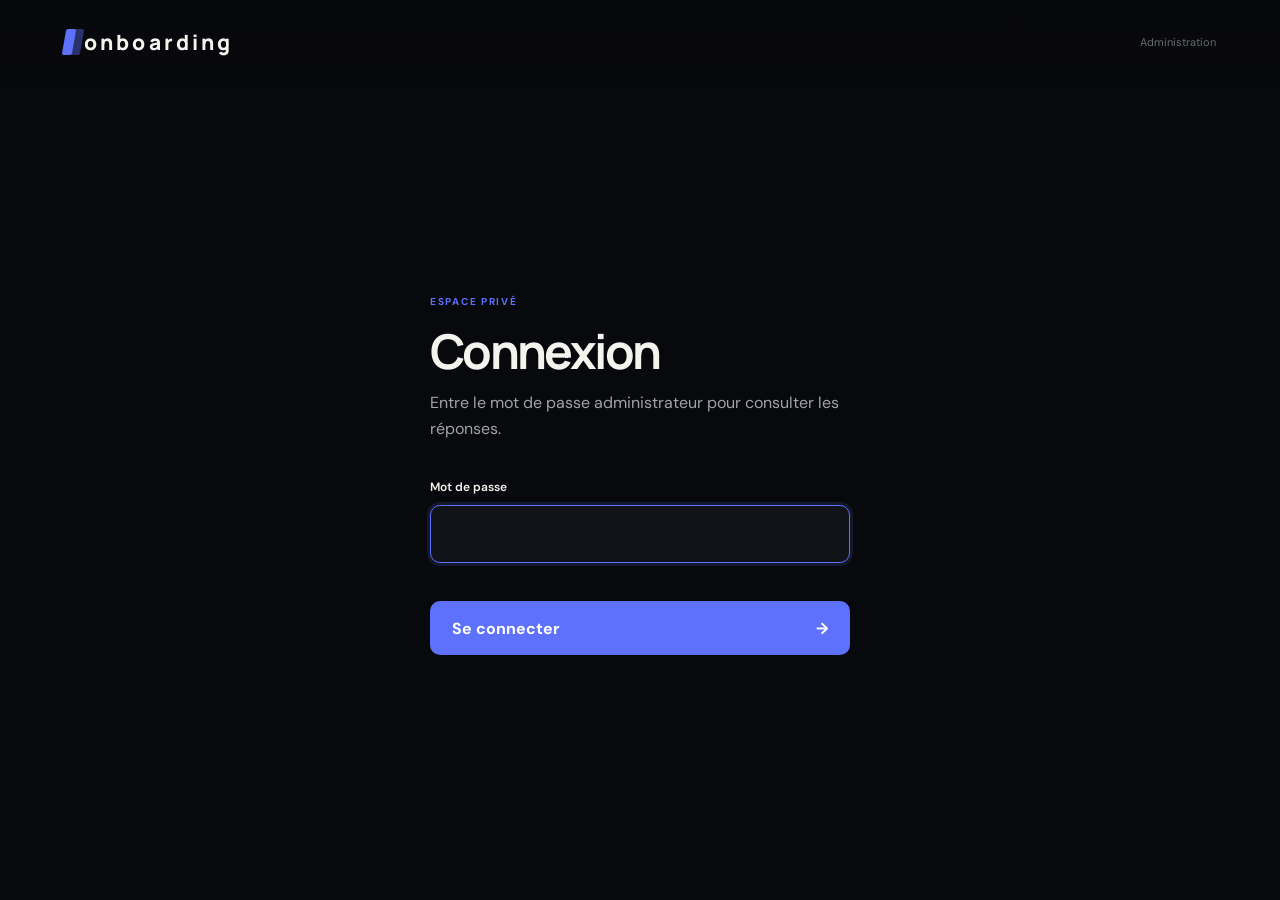
<file: admin.html>
<!doctype html>
<html lang="fr">
  <head>
    <meta charset="UTF-8" />
    <meta name="viewport" content="width=device-width, initial-scale=1.0" />
    <meta name="robots" content="noindex, nofollow" />
    <meta name="theme-color" content="#08090c" />
    <title>Administration — onboarding</title>
    <link rel="icon" href="/favicon-admin.svg" type="image/svg+xml" />
    <link rel="preconnect" href="https://fonts.googleapis.com" />
    <link rel="preconnect" href="https://fonts.gstatic.com" crossorigin />
    <link href="https://fonts.googleapis.com/css2?family=DM+Sans:wght@400;500;600;700&family=Manrope:wght@600;700;800&display=swap" rel="stylesheet" />
    <link rel="stylesheet" href="styles.css?v=25" />
  </head>
  <body class="admin-page">
    <header class="site-header admin-header">
      <a class="brand" href="/" aria-label="onboarding, retour à l’accueil">
        <span class="brand__symbol" aria-hidden="true"></span>
        <span>onboarding</span>
      </a>
      <span class="admin-header__label">Administration</span>
    </header>

    <main>
      <section class="admin-login" id="admin-login" aria-labelledby="login-title">
        <div class="admin-login__content">
          <p class="admin-eyebrow">Espace privé</p>
          <h1 id="login-title">Connexion</h1>
          <p>Entre le mot de passe administrateur pour consulter les réponses.</p>
          <form id="admin-login-form" novalidate>
            <label for="admin-password">Mot de passe</label>
            <input id="admin-password" name="password" type="password" autocomplete="current-password" required autofocus />
            <p class="admin-error" id="login-error" role="alert"></p>
            <button class="button button--primary button--wide" type="submit">
              <span>Se connecter</span><span aria-hidden="true">→</span>
            </button>
          </form>
        </div>
      </section>

      <section class="admin-dashboard" id="admin-dashboard" hidden>
        <div class="admin-dashboard__heading">
          <div>
            <p class="admin-eyebrow">Réponses reçues</p>
            <h1>Participants</h1>
          </div>
          <button class="admin-logout" id="admin-logout" type="button">Se déconnecter</button>
        </div>

        <section class="admin-codes" aria-labelledby="admin-codes-title">
          <div class="admin-section-heading">
            <div>
              <p class="admin-eyebrow">Accès participants</p>
              <h2 id="admin-codes-title">Codes d’accès</h2>
            </div>
            <p><strong id="code-count">0</strong> code<span id="code-plural">s</span></p>
          </div>

          <form class="admin-code-form" id="admin-code-form" novalidate>
            <label for="new-access-code">
              <span>Nouveau code</span>
              <input id="new-access-code" name="code" type="text" maxlength="6" pattern="[A-Za-z]{1,6}" placeholder="ALPHA" autocomplete="off" spellcheck="false" />
            </label>
            <button class="button button--primary" type="submit"><span>Créer</span></button>
            <button class="button button--ghost" id="generate-code" type="button"><span>Générer 6 lettres</span></button>
          </form>
          <p class="admin-code-feedback" id="code-feedback" role="status" aria-live="polite">Entre jusqu’à 6 lettres, ou génère un code aléatoire.</p>
          <div class="admin-code-list" id="admin-code-list"></div>
        </section>

        <section class="admin-questions" aria-labelledby="admin-questions-title">
          <div class="admin-section-heading">
            <div>
              <p class="admin-eyebrow">Contenu du formulaire</p>
              <h2 id="admin-questions-title">Questions</h2>
            </div>
            <p><strong id="question-count">0</strong> question<span id="question-plural">s</span></p>
          </div>
          <p class="admin-section-intro">Modifie le texte affiché aux participants. Utilise les flèches pour changer l’ordre, puis sauvegarde l’ensemble.</p>
          <div class="admin-question-list" id="admin-question-list"></div>
          <div class="admin-question-actions">
            <button class="button button--ghost" id="add-question" type="button"><span>Ajouter une question</span></button>
            <button class="button button--primary" id="save-questions" type="button"><span>Sauvegarder les questions</span></button>
          </div>
          <p class="admin-question-feedback" id="question-feedback" role="status" aria-live="polite"></p>
        </section>

        <div class="admin-section-heading admin-responses-heading">
          <div>
            <p class="admin-eyebrow">Questionnaires</p>
            <h2>Réponses</h2>
          </div>
        </div>

        <div class="admin-toolbar">
          <p><strong id="submission-count">0</strong> soumission<span id="submission-plural">s</span></p>
          <label class="admin-search">
            <span class="sr-only">Rechercher une soumission</span>
            <input id="submission-search" type="search" placeholder="Nom, email, téléphone ou code…" />
          </label>
        </div>

        <div class="admin-loading" id="admin-loading">Chargement des réponses…</div>
        <div class="submission-list" id="submission-list"></div>
        <div class="admin-empty" id="admin-empty" hidden>
          <h2>Aucune réponse pour le moment.</h2>
          <p>Les questionnaires envoyés apparaîtront ici.</p>
        </div>
      </section>
    </main>

    <script src="admin.js?v=9" defer></script>
  </body>
</html>
</file>
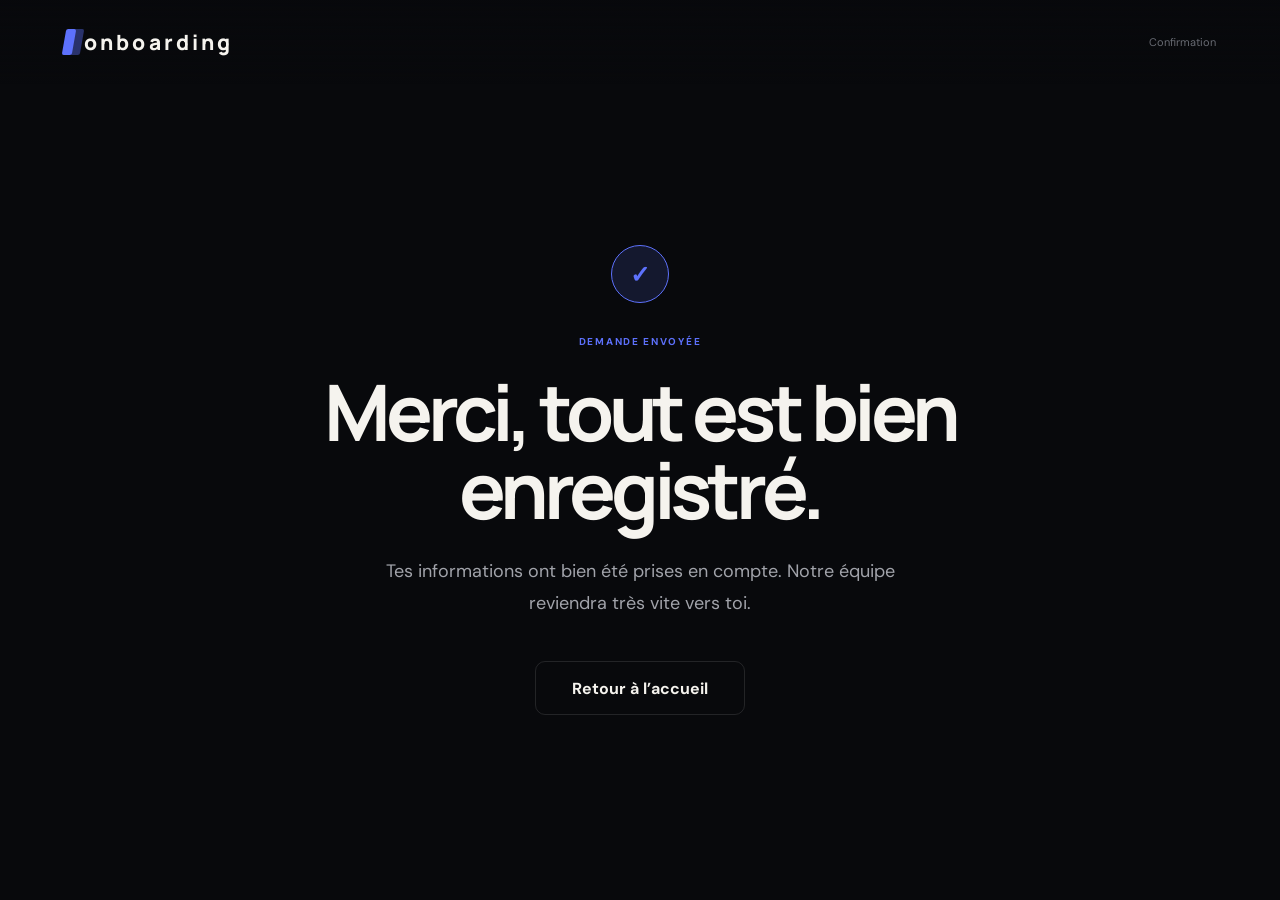
<file: experience.html>
<!doctype html>
<html lang="fr">
  <head>
    <meta charset="UTF-8" />
    <meta name="viewport" content="width=device-width, initial-scale=1.0" />
    <meta name="description" content="Confirmation de l’envoi de tes informations à l’équipe onboarding." />
    <meta name="theme-color" content="#08090c" />
    <link rel="icon" href="/favicon.svg" type="image/svg+xml" />
    <title>Informations reçues — onboarding</title>
    <link rel="preconnect" href="https://fonts.googleapis.com" />
    <link rel="preconnect" href="https://fonts.gstatic.com" crossorigin />
    <link href="https://fonts.googleapis.com/css2?family=DM+Sans:wght@400;500;600;700&family=Manrope:wght@600;700;800&display=swap" rel="stylesheet" />
    <link rel="stylesheet" href="styles.css?v=25" />
  </head>
  <body class="text-page">
    <header class="site-header text-page__header">
      <a class="brand" href="/" aria-label="onboarding, retour à l’accueil">
        <span class="brand__symbol" aria-hidden="true"></span>
        <span>onboarding</span>
      </a>
      <span class="text-page__confidential">Confirmation</span>
    </header>

    <main class="confirmation-page" aria-labelledby="confirmation-title">
      <section class="confirmation-message" role="status">
        <span class="confirmation-message__icon" aria-hidden="true">✓</span>
        <p class="text-page__label">Demande envoyée</p>
        <h1 id="confirmation-title">Merci, tout est bien enregistré.</h1>
        <p>Tes informations ont bien été prises en compte. Notre équipe reviendra très vite vers toi.</p>
        <a class="button button--ghost" href="/"><span>Retour à l’accueil</span></a>
      </section>
    </main>
  </body>
</html>
</file>
<file: styles.css>
:root {
  /* PALETTE — modifie uniquement ces tokens pour recolorer tout le site */
  --color-background: #08090c;
  --color-background-soft: #0e1014;
  --color-surface: #15171c;
  --color-surface-raised: #1b1e24;
  --color-surface-glass: rgba(24, 26, 32, 0.82);
  --color-text: #f5f3ee;
  --color-text-muted: #a1a3aa;
  --color-text-dim: #686b73;
  --color-border: rgba(255, 255, 255, 0.11);
  --color-border-strong: rgba(255, 255, 255, 0.22);
  --color-input-background: #111318;
  --color-input-border: #363a43;
  --color-input-border-hover: #505560;
  --color-accent: #5d71fc;
  --color-accent-bright: #7f8fff;
  --color-accent-rgb: 93, 113, 252;
  --color-accent-soft: rgba(var(--color-accent-rgb), 0.14);
  --color-success: #5be094;
  --color-error: #ff6b73;
  --color-white: #ffffff;
  --color-black: #000000;

  --font-display: "Manrope", "Arial Black", sans-serif;
  --font-body: "DM Sans", Arial, sans-serif;
  --radius-small: 10px;
  --radius-medium: 20px;
  --radius-large: 30px;
  --shadow-card: 0 35px 100px rgba(0, 0, 0, 0.48);
  --ease: 220ms cubic-bezier(0.2, 0.8, 0.2, 1);
}

* { box-sizing: border-box; }
html { scroll-behavior: smooth; background: var(--color-background); color-scheme: dark; }
body { margin: 0; min-width: 320px; min-height: 100vh; overflow-x: hidden; background: var(--color-background); color: var(--color-text); font-family: var(--font-body); -webkit-font-smoothing: antialiased; }
button, input, textarea { font: inherit; }
button { color: inherit; }
[hidden] { display: none !important; }

.grain { position: fixed; inset: 0; z-index: 50; pointer-events: none; opacity: 0.025; background-image: url("data:image/svg+xml,%3Csvg viewBox='0 0 180 180' xmlns='http://www.w3.org/2000/svg'%3E%3Cfilter id='n'%3E%3CfeTurbulence type='fractalNoise' baseFrequency='.85' numOctaves='4' stitchTiles='stitch'/%3E%3C/filter%3E%3Crect width='100%25' height='100%25' filter='url(%23n)' opacity='.85'/%3E%3C/svg%3E"); }

.site-header { position: fixed; z-index: 40; top: 0; left: 0; width: 100%; height: 84px; padding: 0 clamp(22px, 5vw, 72px); display: flex; align-items: center; justify-content: space-between; background: linear-gradient(to bottom, rgba(8, 9, 12, 0.92), transparent); pointer-events: none; }
.site-header > * { pointer-events: auto; }
.brand { display: flex; align-items: center; gap: 10px; color: var(--color-text); text-decoration: none; font: 800 21px/1 var(--font-display); letter-spacing: 0.15em; }
.brand__symbol { width: 10px; height: 26px; display: block; border-radius: 2px; background: var(--color-accent); transform: skew(-10deg); box-shadow: 8px 0 0 rgba(var(--color-accent-rgb), 0.4); }
.header-status { display: flex; align-items: center; gap: 9px; color: var(--color-text-muted); font-size: 12px; }
.header-status__dot { width: 7px; height: 7px; border-radius: 50%; background: var(--color-success); box-shadow: 0 0 12px var(--color-success); }

.hero { position: relative; min-height: 100vh; padding: 118px clamp(24px, 7vw, 110px) 70px; display: grid; align-items: center; overflow: hidden; isolation: isolate; background: radial-gradient(circle at 10% 85%, rgba(var(--color-accent-rgb), 0.2), transparent 37%), linear-gradient(110deg, #090a0d 0%, var(--color-background) 70%); }
.hero::before { content: ""; position: absolute; z-index: -1; width: min(75vw, 930px); aspect-ratio: 1; left: -32vw; top: -29%; border: 1px solid rgba(255,255,255,.045); border-radius: 50%; box-shadow: 0 0 0 100px rgba(255,255,255,.011), 0 0 0 200px rgba(255,255,255,.007); }
.hero__content { width: 100%; display: grid; grid-template-columns: minmax(0, 1.2fr) minmax(350px, 465px); align-items: center; gap: clamp(48px, 9vw, 150px); }
.hero__copy, .access-card { position: relative; z-index: 2; }
.hero__copy { min-width: 0; max-width: 770px; }
.eyebrow { display: flex; align-items: center; gap: 17px; margin: 0 0 22px; color: var(--color-text-muted); font-size: 11px; font-weight: 700; letter-spacing: .15em; text-transform: uppercase; }
.eyebrow span + span::before { content: "•"; margin-right: 17px; color: var(--color-accent); }
h1, h2, h3, p { margin-top: 0; }
.hero h1 { max-width: 100%; margin-bottom: 27px; overflow-wrap: normal; font: 800 clamp(46px, 4.8vw, 76px)/.95 var(--font-display); letter-spacing: -.067em; }
.hero h1 em, .questionnaire__intro h2 em { color: var(--color-accent); font-style: normal; }
.hero__badge { width: fit-content; margin: -5px 0 28px; padding: 8px 12px; display: flex; align-items: center; gap: 9px; border: 1px solid var(--color-border-strong); border-radius: 999px; background: var(--color-background-soft); color: var(--color-text-muted); font-size: 9px; font-weight: 700; letter-spacing: .16em; text-transform: uppercase; }
.hero__badge span { width: 6px; height: 6px; border-radius: 50%; background: var(--color-accent); box-shadow: 0 0 10px var(--color-accent); }
.hero__lead { max-width: 600px; margin-bottom: 46px; color: var(--color-text-muted); font-size: clamp(17px, 1.4vw, 21px); line-height: 1.55; }
.hero__facts { display: flex; gap: clamp(28px, 4vw, 60px); }
.hero__facts div { display: grid; gap: 5px; }
.hero__facts strong { font: 700 19px/1 var(--font-display); }
.hero__facts span { color: var(--color-text-dim); font-size: 11px; }
.hero__line { position: absolute; z-index: -1; left: -8%; bottom: 18%; width: 48vw; height: 2px; background: linear-gradient(90deg, transparent, var(--color-accent), transparent); transform: rotate(-22deg); box-shadow: 0 0 38px 8px rgba(var(--color-accent-rgb), .28); }
.hero__halo { position: absolute; z-index: -1; border-radius: 50%; pointer-events: none; }
.hero__halo--one { width: 320px; height: 320px; right: 26%; top: 3%; border: 1px solid rgba(var(--color-accent-rgb), .14); }
.hero__halo--two { width: 110px; height: 110px; right: 4%; bottom: 3%; background: rgba(var(--color-accent-rgb), .04); filter: blur(8px); }

.access-card { padding: clamp(30px, 4vw, 46px); border: 1px solid var(--color-border); border-radius: var(--radius-large); background: linear-gradient(145deg, rgba(29,31,38,.91), rgba(14,15,19,.89)); box-shadow: var(--shadow-card); backdrop-filter: blur(22px); }
.access-card__icon { width: 48px; height: 48px; margin-bottom: 34px; display: grid; place-items: center; border-radius: 50%; color: var(--color-accent); background: var(--color-accent-soft); }
.access-card__icon svg { width: 23px; }
.access-card h2 { margin-bottom: 13px; font: 700 clamp(28px, 3vw, 38px)/1.1 var(--font-display); letter-spacing: -.045em; }
.access-card > p:not(.eyebrow, .access-card__note) { margin-bottom: 28px; color: var(--color-text-muted); line-height: 1.55; }
.access-card__note { margin: 18px 0 0; color: var(--color-text-dim); font-size: 10px; text-align: center; }
.field-label { display: block; margin-bottom: 9px; color: var(--color-text); font-size: 12px; font-weight: 600; }
.code-field { position: relative; }
.code-field input { width: 100%; height: 58px; padding: 0 52px 0 18px; border: 1px solid var(--color-border); outline: 0; border-radius: var(--radius-small); background: rgba(0,0,0,.24); color: var(--color-text); font-weight: 700; letter-spacing: .12em; text-transform: uppercase; transition: border var(--ease), box-shadow var(--ease); }
.code-field input:focus { border-color: var(--color-border-strong); box-shadow: 0 0 0 4px rgba(255,255,255,.035); }
.code-field input.is-valid { border-color: var(--color-success); }
.code-field input.is-invalid { border-color: var(--color-error); }
.code-field__check { position: absolute; right: 18px; top: 18px; color: var(--color-success); opacity: 0; transition: opacity var(--ease); }
.code-field input.is-valid + .code-field__check { opacity: 1; }
.field-error { min-height: 19px; margin: 7px 0 9px; color: var(--color-error); font-size: 11px; }
.field-error.is-success { color: var(--color-success); }

.button { min-height: 54px; padding: 0 22px; display: inline-flex; align-items: center; justify-content: center; gap: 36px; border: 0; border-radius: var(--radius-small); cursor: pointer; color: inherit; text-decoration: none; font-weight: 700; transition: background var(--ease), transform var(--ease), opacity var(--ease); }
.button:hover { transform: translateY(-2px); }
.button:active { transform: translateY(0); }
.button:disabled { cursor: wait; opacity: .58; transform: none; }
.button--primary { background: var(--color-accent); color: var(--color-white); }
.button--primary:hover { background: var(--color-accent-bright); }
.button--wide { width: 100%; justify-content: space-between; }
.button--ghost { border: 1px solid var(--color-border); background: transparent; }
.button--ghost:hover { background: var(--color-surface-raised); }

.questionnaire { display: grid; grid-template-columns: minmax(330px, 34%) 1fr; align-items: stretch; border-top: 1px solid var(--color-border); background: var(--color-background); }
.questionnaire-page .questionnaire { padding-top: 84px; border-top: 0; }
.questionnaire__rail { padding: clamp(78px, 8vw, 118px) clamp(34px, 6vw, 88px); border-right: 1px solid var(--color-border); background: radial-gradient(circle at 0 4%, rgba(var(--color-accent-rgb), .3), transparent 38%), var(--color-background-soft); }
.rail-sticky { position: sticky; top: 104px; }
.rail-sticky h1, .rail-sticky h2 { margin-bottom: 23px; font: 800 clamp(42px, 4.8vw, 69px)/1 var(--font-display); letter-spacing: -.06em; }
.rail-sticky__intro { max-width: 400px; color: var(--color-text-muted); line-height: 1.65; }
.progress-block { margin: 52px 0; }
.progress-block__meta { display: flex; justify-content: space-between; color: var(--color-text-muted); font-size: 11px; }
.progress-block__meta strong { color: var(--color-text); }
.progress-track { height: 2px; margin: 18px 0 10px; overflow: hidden; background: var(--color-border); }
.progress-track span { display: block; width: 0; height: 100%; background: var(--color-accent); transition: width 400ms ease; }
.progress-block small { color: var(--color-text-dim); }
blockquote { max-width: 340px; margin: 0; padding-top: 28px; border-top: 1px solid var(--color-border); color: var(--color-text); font: 600 14px/1.55 var(--font-display); }
blockquote::first-letter { color: var(--color-accent); }

.questionnaire__content { min-width: 0; padding: clamp(78px, 8vw, 118px) clamp(28px, 8vw, 118px) 120px; }
.questionnaire__intro { max-width: 800px; margin-bottom: clamp(74px, 9vw, 125px); }
.questionnaire__intro h2 { margin-bottom: 22px; font: 800 clamp(43px, 5vw, 72px)/1.04 var(--font-display); letter-spacing: -.06em; }
.questionnaire__intro > p:not(.eyebrow) { max-width: 660px; margin: 0; color: var(--color-text-muted); font-size: 17px; line-height: 1.66; }
.question-form, .question-list { display: grid; gap: 0; }
.question-card { padding: 12px 0 clamp(74px, 9vw, 118px); margin-bottom: clamp(68px, 8vw, 108px); border: 0; border-bottom: 1px solid var(--color-border); border-radius: 0; background: transparent; box-shadow: none; transition: border var(--ease), transform var(--ease); }
.question-card:focus-within { border-bottom-color: rgba(var(--color-accent-rgb), .55); }
.question-card.is-invalid { border-bottom-color: var(--color-error); animation: shake 280ms ease; }
@keyframes shake { 25% { transform: translateX(-5px); } 75% { transform: translateX(5px); } }
.question-card__header { margin-bottom: 18px; display: flex; align-items: center; justify-content: space-between; }
.question-number { color: var(--color-accent); font: 700 12px/1 var(--font-display); letter-spacing: .14em; }
.question-state { width: 25px; height: 25px; display: grid; place-items: center; border-radius: 50%; background: rgba(91,224,148,.1); color: var(--color-success); font-size: 11px; opacity: 0; transform: scale(.7); transition: opacity var(--ease), transform var(--ease); }
.question-card.is-complete .question-state { opacity: 1; transform: scale(1); }
.question-title { display: block; max-width: 780px; margin-bottom: 11px; color: var(--color-text); font: 700 clamp(25px, 3vw, 37px)/1.18 var(--font-display); letter-spacing: -.042em; }
.question-helper { margin-bottom: 24px; color: var(--color-text-muted); font-size: 13px; line-height: 1.55; }
.answer-input { width: 100%; min-height: 120px; padding: 18px 0; resize: vertical; border: 0; border-bottom: 1px solid var(--color-border-strong); outline: 0; background: transparent; color: var(--color-text); font-size: clamp(17px, 1.8vw, 22px); line-height: 1.5; transition: border var(--ease); }
.answer-input::placeholder { color: var(--color-text-dim); }
.answer-input:focus { border-color: var(--color-accent); }
.answer-meta { min-height: 21px; margin-top: 8px; display: flex; justify-content: space-between; gap: 20px; color: var(--color-text-dim); font-size: 10px; }
.answer-error { color: var(--color-error); }
.character-count { margin-left: auto; white-space: nowrap; }

.submit-card { margin-top: 6px; padding: clamp(50px, 6vw, 78px) 0 0; display: flex; align-items: flex-end; justify-content: space-between; gap: 42px; border-top: 1px solid var(--color-border); background: transparent; }
.submit-card h3 { margin-bottom: 10px; font: 700 clamp(28px, 3.2vw, 42px)/1.12 var(--font-display); letter-spacing: -.045em; }
.submit-card > div > p:not(.eyebrow) { max-width: 500px; margin: 0; color: var(--color-text-muted); line-height: 1.55; }
.submit-card .button { flex: 0 0 auto; }
.submit-error { min-height: 20px; margin: -8px 0 0; color: var(--color-error); font-size: 12px; }
.loading-state { min-height: 250px; display: grid; place-items: center; align-content: center; gap: 16px; color: var(--color-text-muted); }
.loading-state span { width: 34px; height: 34px; border: 2px solid var(--color-border); border-top-color: var(--color-accent); border-radius: 50%; animation: spin 800ms linear infinite; }
.loading-state p { margin: 0; font-size: 12px; }
@keyframes spin { to { transform: rotate(360deg); } }

/* Questionnaire simple : une question, puis son champ bordé */
.questionnaire--simple { display: block; min-height: 100vh; }
.questionnaire--simple .questionnaire__content { width: min(860px, 100%); margin: 0 auto; padding: clamp(80px, 10vw, 130px) 24px 110px; }
.simple-progress { margin-bottom: clamp(72px, 10vw, 110px); }
.simple-progress h1 { margin: 0 0 16px; font: 700 clamp(34px, 4vw, 48px)/1.1 var(--font-display); letter-spacing: -.045em; }
.simple-progress > p { max-width: 650px; margin: 0; color: var(--color-text-muted); font-size: 15px; line-height: 1.6; }
.simple-progress > div { display: flex; justify-content: space-between; color: var(--color-text-muted); font-size: 11px; }
.simple-progress .progress-track { display: block; margin-top: 15px; }
.questionnaire--simple .question-card { padding: 0; margin: 0 0 clamp(54px, 7vw, 76px); border: 0; }
.questionnaire--simple .question-card:focus-within { border: 0; }
.questionnaire--simple .question-title { margin-bottom: 18px; font-size: clamp(22px, 2.5vw, 30px); line-height: 1.25; }
.questionnaire--simple .question-helper { max-width: 680px; margin: -8px 0 18px; color: var(--color-text-muted); font-size: 14px; line-height: 1.75; white-space: pre-line; }
.questionnaire--simple .answer-input { min-height: 150px; padding: 18px; border: 1px solid var(--color-input-border); border-radius: var(--radius-small); background: var(--color-input-background); font-size: 17px; transition: border-color var(--ease), background var(--ease), box-shadow var(--ease); }
.questionnaire--simple .answer-input:hover { border-color: var(--color-input-border-hover); }
.questionnaire--simple .answer-input:focus { border-color: var(--color-accent); box-shadow: 0 0 0 3px var(--color-accent-soft); }
.questionnaire--simple .question-card.is-complete .answer-input { border-color: rgba(91,224,148,.38); }
.questionnaire--simple .question-card.is-invalid .answer-input { border-color: var(--color-error); }
.questionnaire--simple .answer-error { display: block; min-height: 18px; margin-top: 7px; color: var(--color-error); font-size: 11px; }
.simple-submit { padding-top: 12px; display: flex; justify-content: space-between; gap: 14px; }
.simple-submit .button { justify-content: space-between; }
.simple-submit .button--primary { min-width: 245px; }
.save-status { min-height: 18px; margin: 12px 0 0; color: var(--color-success); font-size: 12px; }

.success { min-height: 100vh; padding: 120px 24px 70px; display: grid; place-items: center; text-align: center; background: radial-gradient(circle at 50% 45%, rgba(var(--color-accent-rgb), .18), transparent 35%), var(--color-background); }
.success__content { width: min(680px, 100%); }
.success__content > .eyebrow { justify-content: center; }
.success__check { width: 100px; height: 100px; margin: 0 auto 34px; display: grid; place-items: center; border: 1px solid rgba(var(--color-accent-rgb), .5); border-radius: 50%; box-shadow: 0 0 55px rgba(var(--color-accent-rgb), .2), inset 0 0 30px rgba(var(--color-accent-rgb), .08); }
.success__check span { width: 52px; height: 52px; display: grid; place-items: center; border-radius: 50%; background: var(--color-accent); font-size: 24px; }
.success h2 { margin-bottom: 20px; font: 800 clamp(52px, 7vw, 88px)/1 var(--font-display); letter-spacing: -.065em; }
.success__content > p:not(.eyebrow) { max-width: 580px; margin: 0 auto 34px; color: var(--color-text-muted); font-size: 17px; line-height: 1.65; }
.success__meta { width: min(480px, 100%); margin: 0 auto 34px; padding: 20px; display: grid; grid-template-columns: 1fr 1fr; border: 1px solid var(--color-border); border-radius: var(--radius-medium); background: var(--color-surface-glass); }
.success__meta div { display: grid; gap: 7px; }
.success__meta div + div { border-left: 1px solid var(--color-border); }
.success__meta span { color: var(--color-text-dim); font-size: 10px; letter-spacing: .1em; text-transform: uppercase; }
.success__meta strong { font-size: 14px; }

/* Page éditoriale post-questionnaire */
.experience-page { background: #07080a; }
.experience-header { background: linear-gradient(to bottom, rgba(7,8,10,.94), transparent); }
.experience { overflow: hidden; }
.experience-hero { position: relative; min-height: 100vh; padding: 130px clamp(24px, 9vw, 145px) 90px; display: flex; align-items: center; isolation: isolate; background: radial-gradient(circle at 78% 28%, rgba(var(--color-accent-rgb), .12), transparent 25%), linear-gradient(125deg, #0b0d11 0%, #07080a 58%, #100809 100%); }
.experience-grid { position: absolute; z-index: -2; inset: 0; opacity: .2; background-image: linear-gradient(rgba(255,255,255,.04) 1px, transparent 1px), linear-gradient(90deg, rgba(255,255,255,.04) 1px, transparent 1px); background-size: 72px 72px; mask-image: linear-gradient(to bottom, black, transparent 90%); }
.experience-orb { position: absolute; z-index: -1; border-radius: 50%; filter: blur(2px); animation: float-orb 9s ease-in-out infinite alternate; }
.experience-orb--one { width: min(50vw, 700px); height: min(50vw, 700px); right: -10%; top: 3%; border: 1px solid rgba(var(--color-accent-rgb), .25); box-shadow: inset 0 0 120px rgba(var(--color-accent-rgb), .08), 0 0 120px rgba(var(--color-accent-rgb), .06); }
.experience-orb--two { width: 230px; height: 230px; right: 33%; bottom: 8%; background: radial-gradient(circle at 35% 30%, rgba(255,255,255,.09), rgba(var(--color-accent-rgb), .11) 45%, transparent 70%); filter: blur(12px); animation-delay: -3s; }
@keyframes float-orb { from { transform: translate3d(0,-10px,0) scale(.98); } to { transform: translate3d(-22px,24px,0) scale(1.04); } }
.experience-hero__content { position: relative; z-index: 2; max-width: 950px; }
.experience-hero h1 { margin: 0 0 34px; font: 800 clamp(68px, 10vw, 150px)/.85 var(--font-display); letter-spacing: -.078em; }
.experience-hero h1 em { color: var(--color-accent); font-style: normal; }
.experience-hero__content > p:last-child { max-width: 580px; margin: 0; color: var(--color-text-muted); font-size: clamp(17px, 1.6vw, 22px); line-height: 1.6; }
.experience-scroll { position: absolute; bottom: 34px; left: clamp(24px, 9vw, 145px); display: flex; align-items: center; gap: 13px; color: var(--color-text-dim); font-size: 9px; letter-spacing: .15em; text-transform: uppercase; }
.experience-scroll span { width: 34px; height: 1px; background: var(--color-accent); }

.story-section { padding: clamp(100px, 13vw, 190px) clamp(24px, 9vw, 145px); display: grid; grid-template-columns: minmax(180px, .6fr) minmax(0, 1.45fr); gap: clamp(50px, 10vw, 170px); background: var(--color-background); }
.story-kicker { padding-top: 13px; color: var(--color-accent); font-size: 11px; font-weight: 700; letter-spacing: .16em; text-transform: uppercase; }
.story-copy { max-width: 820px; }
.story-copy p { color: var(--color-text-muted); font-size: clamp(17px, 1.6vw, 21px); line-height: 1.75; }
.story-copy .story-lead { color: var(--color-text); font: 600 clamp(29px, 3.3vw, 49px)/1.28 var(--font-display); letter-spacing: -.04em; }

.criteria-section, .outcomes-section { position: relative; padding: clamp(100px, 13vw, 190px) clamp(24px, 9vw, 145px); background: linear-gradient(135deg, #0d0f13, #090a0d); isolation: isolate; }
.criteria-section { display: grid; grid-template-columns: minmax(280px, .82fr) minmax(0, 1.18fr); align-items: center; gap: clamp(50px, 9vw, 145px); }
.criteria-glow { position: absolute; z-index: -1; width: 600px; height: 600px; left: -180px; top: 5%; border-radius: 50%; background: rgba(var(--color-accent-rgb), .12); filter: blur(110px); }
.section-heading h2 { margin: 0; font: 800 clamp(47px, 6vw, 86px)/.98 var(--font-display); letter-spacing: -.065em; }
.criteria-list { display: grid; gap: 14px; perspective: 900px; }
.glass-row { min-height: 125px; padding: 28px 32px; display: grid; grid-template-columns: 50px 1fr; align-items: center; gap: 20px; border: 1px solid rgba(255,255,255,.13); border-radius: 20px; background: linear-gradient(135deg, rgba(255,255,255,.08), rgba(255,255,255,.025)); box-shadow: inset 0 1px 0 rgba(255,255,255,.08), 0 24px 70px rgba(0,0,0,.22); backdrop-filter: blur(20px); transition: transform 350ms ease, border 350ms ease, background 350ms ease; }
.glass-row:hover { transform: translateX(-8px) rotateY(-1deg); border-color: rgba(var(--color-accent-rgb), .45); background: linear-gradient(135deg, rgba(var(--color-accent-rgb), .1), rgba(255,255,255,.035)); }
.glass-row > span, .outcome-card > span { color: var(--color-accent); font: 700 11px/1 var(--font-display); letter-spacing: .13em; }
.glass-row p { margin: 0; color: var(--color-text-muted); font-size: clamp(17px, 1.6vw, 21px); line-height: 1.5; }
.glass-row strong { color: var(--color-text); }

.intensity-section { padding: clamp(100px, 13vw, 190px) clamp(24px, 9vw, 145px); display: grid; grid-template-columns: minmax(300px, .8fr) minmax(0, 1.2fr); align-items: center; gap: clamp(60px, 10vw, 160px); background: radial-gradient(circle at 15% 50%, rgba(var(--color-accent-rgb), .14), transparent 29%), var(--color-background); }
.intensity-number { display: flex; align-items: flex-end; justify-content: center; }
.intensity-number strong { color: var(--color-text); font: 800 clamp(190px, 27vw, 390px)/.68 var(--font-display); letter-spacing: -.12em; text-shadow: 0 0 100px rgba(var(--color-accent-rgb), .22); }
.intensity-number span { margin: 0 0 -4px 18px; color: var(--color-accent); font: 700 clamp(26px, 3vw, 45px)/1 var(--font-display); }
.intensity-copy h2 { margin-bottom: 27px; font: 700 clamp(39px, 4.5vw, 65px)/1.08 var(--font-display); letter-spacing: -.055em; }
.intensity-copy > p:not(.eyebrow) { max-width: 720px; color: var(--color-text-muted); font-size: 17px; line-height: 1.72; }

.focus-strip { padding: 31px clamp(24px, 7vw, 105px); display: flex; align-items: center; justify-content: center; gap: clamp(18px, 4vw, 65px); border-top: 1px solid var(--color-border); border-bottom: 1px solid var(--color-border); background: var(--color-background-soft); color: var(--color-text); font: 600 clamp(15px, 1.6vw, 21px)/1 var(--font-display); white-space: nowrap; }
.focus-strip i { width: 5px; height: 5px; border-radius: 50%; background: var(--color-accent); box-shadow: 0 0 14px var(--color-accent); }

.story-section--method { background: linear-gradient(180deg, var(--color-background), #0d0e12); }
.confidentiality-section { padding: clamp(90px, 12vw, 170px) clamp(24px, 12vw, 190px); background: #0d0e12; }
.confidentiality-card { position: relative; overflow: hidden; padding: clamp(40px, 7vw, 100px); border: 1px solid rgba(255,255,255,.15); border-radius: 34px; background: radial-gradient(circle at 90% 10%, rgba(var(--color-accent-rgb), .2), transparent 35%), linear-gradient(135deg, rgba(255,255,255,.08), rgba(255,255,255,.025)); box-shadow: inset 0 1px 0 rgba(255,255,255,.1), 0 40px 110px rgba(0,0,0,.33); backdrop-filter: blur(28px); }
.confidentiality-card::after { content: ""; position: absolute; width: 360px; height: 360px; right: -120px; bottom: -170px; border: 1px solid rgba(var(--color-accent-rgb), .3); border-radius: 50%; box-shadow: 0 0 0 70px rgba(var(--color-accent-rgb), .025); }
.confidentiality-card__icon { width: 54px; height: 54px; margin-bottom: 43px; display: grid; place-items: center; border-radius: 50%; background: var(--color-accent-soft); color: var(--color-accent); }
.confidentiality-card__icon svg { width: 25px; }
.confidentiality-card h2 { position: relative; z-index: 1; max-width: 900px; margin-bottom: 30px; font: 700 clamp(42px, 5.6vw, 80px)/1.04 var(--font-display); letter-spacing: -.06em; }
.confidentiality-card h2 em { color: var(--color-accent); font-style: normal; }
.confidentiality-card > p:not(.eyebrow) { position: relative; z-index: 1; max-width: 780px; color: var(--color-text-muted); font-size: 17px; line-height: 1.72; }

.outcomes-section { background: var(--color-background); }
.outcomes-section > .section-heading { margin-bottom: clamp(60px, 9vw, 115px); }
.outcomes-grid { display: grid; grid-template-columns: repeat(2, 1fr); border-top: 1px solid var(--color-border); border-left: 1px solid var(--color-border); }
.outcome-card { min-height: 330px; padding: clamp(32px, 5vw, 66px); border-right: 1px solid var(--color-border); border-bottom: 1px solid var(--color-border); background: linear-gradient(145deg, rgba(255,255,255,.025), transparent); transition: background 350ms ease; }
.outcome-card:hover { background: linear-gradient(145deg, rgba(var(--color-accent-rgb), .09), rgba(255,255,255,.02)); }
.outcome-card h3 { max-width: 450px; margin: 50px 0 15px; font: 700 clamp(25px, 2.6vw, 38px)/1.15 var(--font-display); letter-spacing: -.04em; }
.outcome-card p { max-width: 500px; color: var(--color-text-muted); line-height: 1.65; }

.experience-final { min-height: 88vh; padding: 120px 24px; display: grid; place-items: center; text-align: center; background: radial-gradient(circle at 50% 55%, rgba(var(--color-accent-rgb), .2), transparent 35%), #07080a; }
.experience-final .eyebrow { justify-content: center; }
.experience-final h2 { margin: 0 0 45px; font: 800 clamp(58px, 9vw, 130px)/.92 var(--font-display); letter-spacing: -.075em; }
.experience-final .button { min-width: 220px; }

.reveal { opacity: 0; transform: translateY(28px); transition: opacity 850ms cubic-bezier(.2,.8,.2,1), transform 850ms cubic-bezier(.2,.8,.2,1); }
.reveal.is-visible { opacity: 1; transform: translateY(0); }

@media (max-width: 920px) {
  .hero__content { grid-template-columns: 1fr; }
  .hero__copy { margin: 0 auto; text-align: center; }
  .hero__lead { margin-left: auto; margin-right: auto; }
  .hero__facts { justify-content: center; }
  .access-card { width: min(500px, 100%); margin: 0 auto; }
  .questionnaire { grid-template-columns: 1fr; }
  .questionnaire__rail { padding: 80px clamp(28px, 8vw, 78px) 50px; border-right: 0; border-bottom: 1px solid var(--color-border); }
  .rail-sticky { position: static; }
  .rail-sticky h1 br, .rail-sticky h2 br { display: none; }
  .progress-block { margin: 34px 0 0; }
  blockquote { display: none; }
  .story-section, .criteria-section, .intensity-section { grid-template-columns: 1fr; }
  .story-kicker { padding: 0; }
  .criteria-section { align-items: start; }
  .intensity-number { justify-content: flex-start; margin-bottom: 30px; }
  .intensity-number strong { font-size: 240px; }
}

@media (max-width: 560px) {
  .site-header { height: 70px; padding: 0 20px; }
  .header-status span:last-child { display: none; }
  .hero { padding: 104px 20px 46px; }
  .hero__content { gap: 36px; }
  .hero h1 { font-size: clamp(34px, 11vw, 44px); }
  .hero__lead { margin-bottom: 30px; font-size: 16px; }
  .hero__facts { gap: 23px; }
  .hero__facts div:last-child { display: none; }
  .access-card { padding: 28px 22px; border-radius: 22px; }
  .access-card__icon { margin-bottom: 24px; }
  .questionnaire__rail { padding: 64px 20px 40px; }
  .rail-sticky h1, .rail-sticky h2 { font-size: 40px; }
  .questionnaire__content { padding: 58px 20px 80px; }
  .questionnaire__intro { margin-bottom: 58px; }
  .questionnaire__intro h2 { font-size: 41px; }
  .question-card { padding: 8px 0 64px; margin-bottom: 58px; }
  .question-title { font-size: 27px; }
  .answer-input { min-height: 105px; }
  .submit-card { align-items: stretch; flex-direction: column; }
  .submit-card .button { width: 100%; justify-content: space-between; }
  .success__meta { grid-template-columns: 1fr; gap: 18px; }
  .success__meta div + div { padding-top: 18px; border-top: 1px solid var(--color-border); border-left: 0; }
  .questionnaire--simple .questionnaire__content { padding: 64px 20px 80px; }
  .simple-progress { margin-bottom: 70px; }
  .questionnaire--simple .question-card { padding: 0; margin-bottom: 54px; }
  .questionnaire--simple .question-title { font-size: 22px; }
  .questionnaire--simple .answer-input { min-height: 135px; }
  .simple-submit { flex-direction: column; }
  .simple-submit .button { width: 100%; }
  .experience-hero { padding: 115px 20px 80px; }
  .experience-hero h1 { font-size: 67px; }
  .experience-orb--one { width: 520px; height: 520px; right: -65%; top: 9%; }
  .story-section, .criteria-section, .intensity-section, .outcomes-section { padding: 90px 20px; }
  .story-section, .criteria-section, .intensity-section { gap: 45px; }
  .story-copy .story-lead { font-size: 29px; }
  .section-heading h2 { font-size: 48px; }
  .glass-row { min-height: 110px; padding: 23px 20px; grid-template-columns: 36px 1fr; }
  .intensity-number { justify-content: flex-start; }
  .intensity-number strong { font-size: 180px; }
  .intensity-number span { font-size: 29px; }
  .intensity-copy h2 { font-size: 40px; }
  .focus-strip { overflow: hidden; justify-content: flex-start; gap: 17px; }
  .confidentiality-section { padding: 80px 20px; }
  .confidentiality-card { padding: 38px 25px; border-radius: 24px; }
  .confidentiality-card h2 { font-size: 40px; }
  .outcomes-grid { grid-template-columns: 1fr; }
  .outcome-card { min-height: 290px; }
  .experience-final h2 { font-size: 58px; }
}

/* Variante éditoriale sobre de la présentation */
.experience-page { background: var(--color-background); }
.experience-page .experience-header { border-bottom: 0; background: linear-gradient(to bottom, rgba(8,9,12,.94), transparent); backdrop-filter: none; }
.experience-page .experience-hero { min-height: 78vh; padding: 170px max(24px, calc((100vw - 1080px) / 2)) 110px; background: var(--color-background); }
.experience-page .experience-grid,
.experience-page .experience-orb,
.experience-page .experience-scroll,
.experience-page .criteria-glow { display: none; }
.experience-page .experience-hero__content { max-width: 880px; }
.experience-page .experience-hero h1 { margin-bottom: 30px; font-size: clamp(62px, 8vw, 105px); line-height: .94; letter-spacing: -.065em; }
.experience-page .experience-hero__content > p:last-child { max-width: 650px; font-size: 19px; }
.experience-page .story-section,
.experience-page .criteria-section,
.experience-page .intensity-section,
.experience-page .confidentiality-section,
.experience-page .outcomes-section { padding: clamp(90px, 10vw, 140px) max(24px, calc((100vw - 1080px) / 2)); background: var(--color-background); border-top: 1px solid var(--color-border); }
.experience-page .story-section { grid-template-columns: 180px minmax(0, 760px); justify-content: space-between; gap: 70px; }
.experience-page .story-copy .story-lead { font-size: clamp(27px, 3vw, 39px); line-height: 1.35; }
.experience-page .story-copy p { font-size: 18px; line-height: 1.75; }
.experience-page .criteria-section { display: block; }
.experience-page .section-heading { margin-bottom: 70px; }
.experience-page .section-heading h2 { font-size: clamp(43px, 5vw, 66px); line-height: 1.03; }
.experience-page .criteria-list { gap: 0; border-top: 1px solid var(--color-border); }
.experience-page .glass-row { min-height: auto; padding: 30px 0; grid-template-columns: 70px 1fr; border: 0; border-bottom: 1px solid var(--color-border); border-radius: 0; background: transparent; box-shadow: none; backdrop-filter: none; }
.experience-page .glass-row:hover { transform: none; border-color: var(--color-border); background: transparent; }
.experience-page .glass-row p { font-size: 19px; }
.experience-page .intensity-section { grid-template-columns: 240px minmax(0, 720px); justify-content: space-between; gap: 80px; }
.experience-page .intensity-number { justify-content: flex-start; align-items: baseline; }
.experience-page .intensity-number strong { font-size: 170px; line-height: .8; text-shadow: none; }
.experience-page .intensity-number span { margin: 0 0 0 12px; font-size: 27px; }
.experience-page .intensity-copy h2 { font-size: clamp(38px, 4vw, 54px); }
.experience-page .focus-strip { padding: 28px 24px; background: var(--color-background-soft); }
.experience-page .confidentiality-card { padding: 0; overflow: visible; border: 0; border-radius: 0; background: transparent; box-shadow: none; backdrop-filter: none; }
.experience-page .confidentiality-card::after { display: none; }
.experience-page .confidentiality-card__icon { margin-bottom: 34px; border: 1px solid var(--color-border); background: transparent; }
.experience-page .confidentiality-card h2 { max-width: 800px; font-size: clamp(40px, 5vw, 64px); }
.experience-page .outcomes-section > .section-heading { margin-bottom: 70px; }
.experience-page .outcomes-grid { border-left: 0; }
.experience-page .outcome-card { min-height: 280px; padding: 48px 48px 48px 0; background: transparent; }
.experience-page .outcome-card:nth-child(2n) { padding-left: 48px; }
.experience-page .outcome-card:hover { background: transparent; }
.experience-page .outcome-card h3 { margin-top: 36px; font-size: clamp(24px, 2.4vw, 32px); }
.experience-page .experience-final { min-height: 65vh; border-top: 1px solid var(--color-border); background: var(--color-background); }
.experience-page .experience-final h2 { font-size: clamp(48px, 7vw, 86px); line-height: 1; }
.experience-page .reveal { transform: translateY(12px); transition-duration: 600ms; }
.experience-page .story-section,
.experience-page .criteria-section,
.experience-page .intensity-section,
.experience-page .confidentiality-section,
.experience-page .outcomes-section,
.experience-page .experience-final { border: 0; }
.experience-page .criteria-list { border: 0; }
.experience-page .glass-row { margin-bottom: 18px; padding: 20px 0; border: 0; border-radius: 0; background: transparent; }
.experience-page .glass-row:hover { border: 0; background: transparent; }
.experience-page .focus-strip { border: 0; background: var(--color-background); }
.experience-page .outcomes-grid { gap: 24px 70px; border: 0; }
.experience-page .outcome-card,
.experience-page .outcome-card:nth-child(2n) { padding: 28px 0; border: 0; }

@media (max-width: 920px) {
  .experience-page .story-section,
  .experience-page .intensity-section { grid-template-columns: 1fr; gap: 45px; }
  .experience-page .intensity-number strong { font-size: 140px; }
}

@media (max-width: 560px) {
  .experience-page .experience-hero { min-height: 70vh; padding: 130px 20px 80px; }
  .experience-page .experience-hero h1 { font-size: 58px; }
  .experience-page .story-section,
  .experience-page .criteria-section,
  .experience-page .intensity-section,
  .experience-page .confidentiality-section,
  .experience-page .outcomes-section { padding: 78px 20px; }
  .experience-page .section-heading { margin-bottom: 50px; }
  .experience-page .glass-row { grid-template-columns: 42px 1fr; padding: 25px 0; }
  .experience-page .outcomes-grid { grid-template-columns: 1fr; }
  .experience-page .outcome-card,
  .experience-page .outcome-card:nth-child(2n) { min-height: auto; padding: 42px 0; border-right: 0; }
  .experience-page .experience-final { min-height: 58vh; padding: 90px 20px; }
  .experience-page .experience-final h2 { font-size: 48px; }
}

/* Présentation premium et institutionnelle */
.briefing-page { background: var(--color-background); }
.briefing-header { background: linear-gradient(to bottom, rgba(8,9,12,.96), rgba(8,9,12,.72), transparent); }
.briefing { overflow: hidden; background: radial-gradient(circle at 75% 5%, rgba(var(--color-accent-rgb), .07), transparent 22%), var(--color-background); }
.briefing-container { width: min(1120px, calc(100% - 48px)); margin-inline: auto; }
.briefing-label, .briefing-section-label { margin: 0 0 22px; color: var(--color-accent); font-size: 10px; font-weight: 700; letter-spacing: .17em; text-transform: uppercase; }

.briefing-hero { width: min(1220px, calc(100% - 48px)); min-height: 92vh; margin: 0 auto; padding: 150px 0 100px; display: grid; grid-template-columns: minmax(0, 1fr) 290px; align-items: center; gap: clamp(70px, 10vw, 150px); }
.briefing-hero__copy { max-width: 880px; }
.briefing-hero h1 { margin: 0 0 34px; font: 700 clamp(62px, 8.2vw, 116px)/.94 var(--font-display); letter-spacing: -.07em; }
.briefing-hero h1 em { color: var(--color-accent); font-style: normal; }
.briefing-hero__lead { max-width: 660px; margin: 0; color: var(--color-text-muted); font-size: clamp(17px, 1.5vw, 21px); line-height: 1.65; }
.briefing-meta { padding: 10px 0; }
.briefing-meta div { padding: 22px 0; display: grid; gap: 7px; }
.briefing-meta span { color: var(--color-text-dim); font-size: 10px; letter-spacing: .13em; text-transform: uppercase; }
.briefing-meta strong { font: 600 20px/1.2 var(--font-display); }

.briefing-intro, .briefing-method { padding: clamp(90px, 11vw, 150px) 0; display: grid; grid-template-columns: 190px minmax(0, 770px); justify-content: space-between; gap: 70px; }
.briefing-prose p { color: var(--color-text-muted); font-size: 18px; line-height: 1.78; }
.briefing-prose__lead { color: var(--color-text) !important; font: 600 clamp(28px, 3vw, 40px)/1.36 var(--font-display) !important; letter-spacing: -.035em; }

.briefing-statement { min-height: 380px; padding: 80px clamp(35px, 7vw, 90px); display: flex; flex-direction: column; justify-content: center; border-radius: 28px; background: linear-gradient(135deg, #17191f, #101216); box-shadow: inset 0 1px 0 rgba(255,255,255,.07), 0 35px 90px rgba(0,0,0,.22); }
.briefing-statement p { margin: 0 0 6px; color: var(--color-text-muted); font: 600 clamp(25px, 3vw, 40px)/1.2 var(--font-display); letter-spacing: -.035em; }
.briefing-statement strong { color: var(--color-text); font: 700 clamp(58px, 8vw, 108px)/1 var(--font-display); letter-spacing: -.07em; }

.briefing-criteria, .briefing-immersion, .briefing-outcomes { padding: clamp(120px, 14vw, 190px) 0; display: grid; grid-template-columns: minmax(280px, .8fr) minmax(0, 1.2fr); gap: clamp(70px, 10vw, 150px); align-items: start; }
.briefing-heading h2, .briefing-trust h2, .briefing-final h2 { margin: 0 0 22px; font: 700 clamp(42px, 5vw, 66px)/1.05 var(--font-display); letter-spacing: -.06em; }
.briefing-heading > p:last-child { max-width: 420px; color: var(--color-text-muted); font-size: 16px; line-height: 1.65; }
.briefing-criteria__list { margin: 0; padding: 0; display: grid; gap: 14px; list-style: none; }
.briefing-criteria__list li { min-height: 118px; padding: 28px 30px; display: grid; grid-template-columns: 48px 1fr; align-items: center; gap: 16px; border-radius: 15px; background: var(--color-background-soft); transition: background var(--ease), transform var(--ease); }
.briefing-criteria__list li:hover { background: var(--color-surface); transform: translateX(-4px); }
.briefing-criteria__list span, .briefing-outcome > span { color: var(--color-accent); font: 700 10px/1 var(--font-display); letter-spacing: .13em; }
.briefing-criteria__list p { margin: 0; color: var(--color-text-muted); font-size: 18px; line-height: 1.5; }
.briefing-criteria__list strong { color: var(--color-text); }

.briefing-immersion { align-items: center; }
.briefing-immersion__content > p { color: var(--color-text-muted); font-size: 18px; line-height: 1.75; }
.briefing-topics { margin-top: 38px; display: flex; flex-wrap: wrap; gap: 10px; }
.briefing-topics span { padding: 10px 15px; border-radius: 100px; background: var(--color-surface); color: var(--color-text); font-size: 12px; }

.briefing-method { padding-top: 60px; }
.briefing-trust { margin-top: 50px; padding: clamp(50px, 7vw, 85px); display: grid; grid-template-columns: 70px minmax(0, 760px); gap: clamp(30px, 5vw, 65px); border-radius: 28px; background: linear-gradient(135deg, rgba(31,34,41,.92), rgba(18,20,25,.92)); box-shadow: inset 0 1px 0 rgba(255,255,255,.07), 0 30px 80px rgba(0,0,0,.2); }
.briefing-trust__icon { width: 58px; height: 58px; display: grid; place-items: center; border-radius: 50%; background: var(--color-accent-soft); color: var(--color-accent); }
.briefing-trust__icon svg { width: 26px; }
.briefing-trust h2 { max-width: 760px; }
.briefing-trust > div > p:not(.briefing-section-label) { max-width: 760px; color: var(--color-text-muted); font-size: 17px; line-height: 1.72; }

.briefing-outcomes { display: block; }
.briefing-outcomes > .briefing-heading { margin-bottom: 70px; }
.briefing-outcomes__grid { display: grid; grid-template-columns: repeat(2, 1fr); gap: 18px; }
.briefing-outcome { min-height: 300px; padding: 38px; border-radius: 18px; background: var(--color-background-soft); transition: transform 300ms ease, background 300ms ease; }
.briefing-outcome:hover { transform: translateY(-4px); background: var(--color-surface); }
.briefing-outcome h3 { margin: 58px 0 14px; font: 600 clamp(24px, 2.4vw, 32px)/1.2 var(--font-display); letter-spacing: -.04em; }
.briefing-outcome p { margin: 0; color: var(--color-text-muted); line-height: 1.66; }

.briefing-final { min-height: 75vh; padding: 140px 0; display: flex; flex-direction: column; align-items: center; justify-content: center; text-align: center; }
.briefing-final .briefing-section-label { margin-bottom: 25px; }
.briefing-final h2 { max-width: 880px; }
.briefing-final > p:not(.briefing-section-label) { margin-bottom: 35px; color: var(--color-text-muted); font-size: 17px; }
.briefing-final .button { min-width: 220px; }

.briefing-page .reveal { opacity: 0; transform: translateY(16px); transition: opacity 650ms cubic-bezier(.2,.8,.2,1), transform 650ms cubic-bezier(.2,.8,.2,1); }
.briefing-page .reveal.is-visible { opacity: 1; transform: translateY(0); }

@media (max-width: 900px) {
  .briefing-hero { grid-template-columns: 1fr; gap: 55px; min-height: auto; }
  .briefing-meta { display: grid; grid-template-columns: repeat(3, 1fr); }
  .briefing-intro, .briefing-method { grid-template-columns: 1fr; gap: 30px; }
  .briefing-criteria, .briefing-immersion { grid-template-columns: 1fr; gap: 55px; }
}

@media (max-width: 560px) {
  .briefing-container, .briefing-hero { width: calc(100% - 40px); }
  .briefing-hero { padding: 125px 0 80px; }
  .briefing-hero h1 { font-size: 56px; }
  .briefing-meta { grid-template-columns: 1fr; }
  .briefing-meta div { padding: 13px 0; }
  .briefing-intro, .briefing-method { padding: 85px 0; }
  .briefing-statement { min-height: 280px; padding: 45px 28px; border-radius: 20px; }
  .briefing-criteria, .briefing-immersion, .briefing-outcomes { padding: 105px 0; }
  .briefing-heading h2, .briefing-trust h2, .briefing-final h2 { font-size: 41px; }
  .briefing-criteria__list li { padding: 24px 20px; grid-template-columns: 35px 1fr; }
  .briefing-trust { margin-top: 15px; padding: 35px 25px; grid-template-columns: 1fr; border-radius: 20px; }
  .briefing-outcomes__grid { grid-template-columns: 1fr; }
  .briefing-outcome { min-height: 265px; padding: 30px; }
  .briefing-final { min-height: 65vh; padding: 100px 0; }
}

/* Confirmation de fin de parcours */
.text-page { background: var(--color-background); }
.text-page__header { background: linear-gradient(to bottom, rgba(8,9,12,.96), transparent); }
.text-page__confidential { color: var(--color-text-dim); font-size: 11px; }
.text-page__label { margin-bottom: 24px !important; color: var(--color-accent) !important; font-size: 10px !important; font-weight: 700; letter-spacing: .17em; text-transform: uppercase; }
.confirmation-page { min-height: 100vh; padding: 140px 24px 80px; display: grid; place-items: center; }
.confirmation-message { width: min(720px, 100%); text-align: center; }
.confirmation-message__icon { width: 58px; height: 58px; margin: 0 auto 32px; display: grid; place-items: center; border: 1px solid var(--color-accent); border-radius: 50%; background: var(--color-accent-soft); color: var(--color-accent); font: 700 24px/1 var(--font-display); }
.confirmation-message h1 { margin: 0 auto 28px; font: 700 clamp(48px, 7vw, 78px)/1 var(--font-display); letter-spacing: -.065em; }
.confirmation-message > p:not(.text-page__label) { max-width: 590px; margin: 0 auto 42px; color: var(--color-text-muted); font-size: 18px; line-height: 1.75; }
.confirmation-message .button { min-width: 210px; }

@media (max-width: 560px) {
  .text-page__confidential { display: none; }
  .confirmation-page { padding: 115px 20px 60px; }
  .confirmation-message h1 { font-size: 46px; }
  .confirmation-message > p:not(.text-page__label) { font-size: 16px; }
  .confirmation-message .button { width: 100%; }
}

/* Coordonnées participant */
.profile-page { background: radial-gradient(circle at 8% 90%, var(--color-accent-soft), transparent 34%), var(--color-background); }
.profile-main { min-height: 100vh; padding: 140px 24px 90px; display: grid; place-items: center; }
.profile-content { width: min(680px, 100%); }
.profile-content h1 { margin: 0 0 20px; font: 700 clamp(42px, 6vw, 68px)/1 var(--font-display); letter-spacing: -.06em; }
.profile-intro { max-width: 600px; margin-bottom: 54px; color: var(--color-text-muted); font-size: 16px; line-height: 1.65; }
.profile-loading { padding: 30px 0; color: var(--color-text-muted); }
.profile-form { display: grid; gap: 24px; }
.profile-form__row { display: grid; grid-template-columns: 1fr 1fr; gap: 18px; }
.profile-form label { display: grid; gap: 9px; color: var(--color-text-muted); font-size: 12px; font-weight: 600; }
.profile-form input { width: 100%; height: 58px; padding: 0 17px; border: 1px solid var(--color-input-border); border-radius: var(--radius-small); outline: 0; background: var(--color-input-background); color: var(--color-text); transition: border var(--ease), box-shadow var(--ease); }
.profile-form input:hover { border-color: var(--color-input-border-hover); }
.profile-form input:focus { border-color: var(--color-accent); box-shadow: 0 0 0 3px var(--color-accent-soft); }
.profile-form input.is-invalid { border-color: var(--color-error); }
.profile-error { min-height: 20px; margin: -8px 0 -6px; color: var(--color-error); font-size: 11px; }
.profile-privacy { margin: -8px 0 0; color: var(--color-text-dim); font-size: 10px; line-height: 1.5; text-align: center; }

@media (max-width: 560px) {
  .profile-main { padding: 125px 20px 70px; place-items: start center; }
  .profile-content h1 { font-size: 45px; }
  .profile-intro { margin-bottom: 42px; font-size: 15px; }
  .profile-form__row { grid-template-columns: 1fr; gap: 24px; }
}

/* Administration */
.admin-page { background: var(--color-background); }
.admin-header { background: linear-gradient(to bottom, rgba(8,9,12,.97), transparent); }
.admin-header__label { color: var(--color-text-dim); font-size: 11px; }
.admin-eyebrow { margin: 0 0 18px; color: var(--color-accent); font-size: 10px; font-weight: 700; letter-spacing: .17em; text-transform: uppercase; }
.admin-login { min-height: 100vh; padding: 120px 24px 70px; display: grid; place-items: center; }
.admin-login__content { width: min(420px, 100%); }
.admin-login h1 { margin: 0 0 14px; font: 700 48px/1.05 var(--font-display); letter-spacing: -.055em; }
.admin-login__content > p:not(.admin-eyebrow) { margin-bottom: 38px; color: var(--color-text-muted); line-height: 1.6; }
.admin-login label { display: block; margin-bottom: 10px; font-size: 12px; font-weight: 600; }
.admin-login input { width: 100%; height: 58px; padding: 0 17px; border: 1px solid var(--color-input-border); border-radius: var(--radius-small); outline: 0; background: var(--color-input-background); color: var(--color-text); transition: border var(--ease), box-shadow var(--ease); }
.admin-login input:focus { border-color: var(--color-accent); box-shadow: 0 0 0 3px var(--color-accent-soft); }
.admin-error { min-height: 20px; margin: 8px 0 10px; color: var(--color-error); font-size: 11px; }

.admin-dashboard { width: min(1180px, calc(100% - 48px)); margin: 0 auto; padding: 150px 0 100px; }
.admin-dashboard__heading { margin-bottom: 70px; display: flex; align-items: flex-end; justify-content: space-between; gap: 30px; }
.admin-dashboard__heading h1 { margin: 0; font: 700 clamp(48px, 6vw, 76px)/1 var(--font-display); letter-spacing: -.065em; }
.admin-logout { padding: 10px 0; border: 0; border-bottom: 1px solid var(--color-border-strong); background: transparent; color: var(--color-text-muted); cursor: pointer; font-size: 12px; }
.admin-logout:hover { color: var(--color-text); border-color: var(--color-text); }
.admin-codes { margin-bottom: 90px; }
.admin-section-heading { margin-bottom: 25px; display: flex; align-items: flex-end; justify-content: space-between; gap: 28px; }
.admin-section-heading .admin-eyebrow { margin-bottom: 10px; }
.admin-section-heading h2 { margin: 0; font: 700 clamp(28px, 3.4vw, 42px)/1.1 var(--font-display); letter-spacing: -.045em; }
.admin-section-heading > p { margin: 0 0 5px; color: var(--color-text-muted); font-size: 12px; }
.admin-section-heading > p strong { color: var(--color-text); }
.admin-code-form { display: grid; grid-template-columns: minmax(180px, 1fr) auto auto; align-items: end; gap: 10px; }
.admin-code-form label { display: grid; gap: 9px; color: var(--color-text-muted); font-size: 11px; }
.admin-code-form input { width: 100%; height: 54px; padding: 0 17px; border: 1px solid var(--color-input-border); border-radius: var(--radius-small); outline: 0; background: var(--color-input-background); color: var(--color-text); font-weight: 700; letter-spacing: .14em; text-transform: uppercase; transition: border var(--ease), box-shadow var(--ease); }
.admin-code-form input:focus { border-color: var(--color-accent); box-shadow: 0 0 0 3px var(--color-accent-soft); }
.admin-code-feedback { min-height: 20px; margin: 11px 0 18px; color: var(--color-text-dim); font-size: 11px; }
.admin-code-feedback.is-error { color: var(--color-error); }
.admin-code-feedback.is-success { color: var(--color-success); }
.admin-code-list { border-top: 1px solid var(--color-border); }
.admin-code-row { min-height: 70px; padding: 14px 4px; display: grid; grid-template-columns: minmax(180px, .8fr) 1fr auto; align-items: center; gap: 24px; border-bottom: 1px solid var(--color-border); }
.admin-code-row__identity { min-width: 0; display: flex; align-items: center; gap: 12px; }
.admin-code-row__identity strong { overflow: hidden; font: 700 14px/1 var(--font-display); letter-spacing: .1em; text-overflow: ellipsis; }
.admin-code-row__identity span { padding: 5px 8px; border-radius: 999px; font-size: 9px; font-weight: 700; text-transform: uppercase; }
.admin-code-row__identity .is-active { background: rgba(91, 224, 148, .1); color: var(--color-success); }
.admin-code-row__identity .is-inactive { background: var(--color-surface); color: var(--color-text-dim); }
.admin-code-row > small { color: var(--color-text-dim); font-size: 11px; }
.admin-code-toggle { padding: 8px 0; border: 0; border-bottom: 1px solid var(--color-border-strong); background: transparent; color: var(--color-text-muted); cursor: pointer; font-size: 11px; }
.admin-code-toggle:hover { border-color: var(--color-text); color: var(--color-text); }
.admin-code-toggle:disabled { cursor: wait; opacity: .5; }
.admin-questions { margin-bottom: 90px; }
.admin-section-intro { max-width: 720px; margin: -10px 0 30px; color: var(--color-text-muted); font-size: 13px; line-height: 1.65; }
.admin-question-list { border-top: 1px solid var(--color-border); }
.admin-question-editor { padding: 30px 4px 34px; display: grid; grid-template-columns: 1fr 1fr; gap: 20px; border-bottom: 1px solid var(--color-border); }
.admin-question-editor__header { grid-column: 1 / -1; display: flex; align-items: center; justify-content: space-between; gap: 20px; }
.admin-question-editor__header > span { color: var(--color-accent); font-size: 10px; font-weight: 700; letter-spacing: .14em; text-transform: uppercase; }
.admin-question-editor__controls { display: flex; align-items: center; gap: 14px; }
.admin-question-editor__controls button { padding: 5px 0; border: 0; background: transparent; color: var(--color-text-muted); cursor: pointer; font-size: 11px; }
.admin-question-editor__controls button:hover { color: var(--color-text); }
.admin-question-editor__controls button:disabled { color: var(--color-text-dim); cursor: default; opacity: .4; }
.admin-question-editor__controls button:last-child { margin-left: 8px; color: var(--color-error); }
.admin-question-editor label { display: grid; gap: 9px; color: var(--color-text-muted); font-size: 11px; }
.admin-question-editor label:nth-of-type(1), .admin-question-editor label:nth-of-type(2) { grid-column: 1 / -1; }
.admin-question-editor input[type="text"], .admin-question-editor textarea { width: 100%; padding: 14px 15px; border: 1px solid var(--color-input-border); border-radius: var(--radius-small); outline: 0; resize: vertical; background: var(--color-input-background); color: var(--color-text); line-height: 1.5; transition: border var(--ease), box-shadow var(--ease); }
.admin-question-editor input[type="text"] { height: 50px; }
.admin-question-editor textarea { min-height: 110px; }
.admin-question-editor input:focus, .admin-question-editor textarea:focus { border-color: var(--color-accent); box-shadow: 0 0 0 3px var(--color-accent-soft); }
.admin-question-editor input.is-invalid { border-color: var(--color-error); }
.admin-question-editor__required { grid-column: 1 / -1; display: flex !important; grid-auto-flow: column; justify-content: start; align-items: center; gap: 10px !important; cursor: pointer; }
.admin-question-editor__required input { accent-color: var(--color-accent); }
.admin-question-actions { margin-top: 22px; display: flex; justify-content: space-between; gap: 12px; }
.admin-question-feedback { min-height: 20px; margin: 12px 0 0; color: var(--color-text-dim); font-size: 11px; text-align: right; }
.admin-question-feedback.is-error { color: var(--color-error); }
.admin-question-feedback.is-success { color: var(--color-success); }
.admin-responses-heading { margin-bottom: 24px; }
.admin-toolbar { margin-bottom: 28px; display: flex; align-items: center; justify-content: space-between; gap: 30px; }
.admin-toolbar p { margin: 0; color: var(--color-text-muted); font-size: 13px; }
.admin-toolbar p strong { color: var(--color-text); }
.admin-search input { width: min(330px, 100%); height: 44px; padding: 0 14px; border: 1px solid var(--color-input-border); border-radius: 8px; outline: 0; background: var(--color-input-background); color: var(--color-text); font-size: 13px; }
.admin-search input:focus { border-color: var(--color-accent); }
.sr-only { position: absolute; width: 1px; height: 1px; padding: 0; overflow: hidden; clip: rect(0,0,0,0); white-space: nowrap; border: 0; }
.admin-loading, .admin-empty { padding: 70px 0; color: var(--color-text-muted); text-align: center; }
.admin-empty h2 { margin-bottom: 8px; color: var(--color-text); font: 600 25px/1.2 var(--font-display); }
.admin-empty p { margin: 0; }
.submission-list { display: grid; gap: 12px; }
.submission { border: 1px solid var(--color-border); border-radius: 12px; background: var(--color-background-soft); overflow: hidden; }
.submission summary { min-height: 92px; padding: 22px 26px; display: grid; grid-template-columns: 1.2fr 1fr auto 20px; align-items: center; gap: 28px; cursor: pointer; list-style: none; }
.submission summary::-webkit-details-marker { display: none; }
.submission summary:hover { background: rgba(255,255,255,.018); }
.submission__identity, .submission__code { min-width: 0; display: grid; gap: 5px; }
.submission summary small { color: var(--color-text-dim); font-size: 9px; letter-spacing: .12em; text-transform: uppercase; }
.submission summary strong { overflow: hidden; color: var(--color-text); font-size: 13px; text-overflow: ellipsis; white-space: nowrap; }
.submission time { color: var(--color-text-muted); font-size: 12px; white-space: nowrap; }
.submission__chevron { color: var(--color-text-dim); font-size: 18px; transition: transform var(--ease); }
.submission[open] .submission__chevron { transform: rotate(180deg); }
.submission__answers { padding: 18px 26px 32px; background: #0b0c0f; }
.submission__participant { padding: 12px 0 28px; display: grid; grid-template-columns: repeat(2, minmax(0, 1fr)); gap: 24px 38px; border-bottom: 1px solid var(--color-border); }
.submission__participant div { min-width: 0; display: grid; gap: 7px; }
.submission__participant small { color: var(--color-text-dim); font-size: 9px; letter-spacing: .12em; text-transform: uppercase; }
.submission__participant strong, .submission__participant a { overflow-wrap: anywhere; color: var(--color-text); font-size: 14px; font-weight: 600; text-decoration: none; }
.submission__participant a:hover { color: var(--color-accent); }
.submission__participant div:last-child { grid-column: 1 / -1; }
.admin-answer { padding: 26px 0; display: grid; grid-template-columns: 42px 1fr; gap: 18px; }
.admin-answer + .admin-answer { border-top: 1px solid var(--color-border); }
.admin-answer > span { padding-top: 4px; color: var(--color-accent); font: 700 9px/1 var(--font-display); letter-spacing: .12em; }
.admin-answer h3 { margin: 0 0 10px; color: var(--color-text-muted); font: 600 14px/1.4 var(--font-display); }
.admin-answer p { margin: 0; color: var(--color-text); font-size: 16px; line-height: 1.65; white-space: pre-wrap; }

@media (max-width: 680px) {
  .admin-header__label { display: none; }
  .admin-dashboard { width: calc(100% - 40px); padding-top: 120px; }
  .admin-dashboard__heading { margin-bottom: 50px; align-items: flex-start; flex-direction: column; }
  .admin-codes { margin-bottom: 72px; }
  .admin-questions { margin-bottom: 72px; }
  .admin-code-form { grid-template-columns: 1fr 1fr; }
  .admin-code-form label { grid-column: 1 / -1; }
  .admin-code-form .button { padding-inline: 14px; gap: 12px; }
  .admin-code-row { grid-template-columns: 1fr auto; gap: 8px 18px; }
  .admin-code-row > small { grid-column: 1; }
  .admin-code-toggle { grid-column: 2; grid-row: 1 / span 2; }
  .admin-question-editor { grid-template-columns: 1fr; }
  .admin-question-editor label { grid-column: 1 / -1; }
  .admin-question-editor__header { align-items: flex-start; }
  .admin-question-editor__controls { gap: 12px; }
  .admin-question-actions { align-items: stretch; flex-direction: column; }
  .admin-question-actions .button { width: 100%; }
  .admin-question-feedback { text-align: left; }
  .admin-toolbar { align-items: stretch; flex-direction: column; }
  .admin-search input { width: 100%; }
  .submission summary { grid-template-columns: 1fr 20px; gap: 12px; }
  .submission__code { grid-column: 1; }
  .submission time { grid-column: 1; }
  .submission__chevron { grid-column: 2; grid-row: 1 / span 3; }
  .submission__answers { padding: 10px 20px 24px; }
  .submission__participant { grid-template-columns: 1fr; gap: 20px; padding-top: 18px; }
  .submission__participant div:last-child { grid-column: auto; }
  .admin-answer { grid-template-columns: 30px 1fr; }
}

@media (prefers-reduced-motion: reduce) {
  *, *::before, *::after { scroll-behavior: auto !important; animation-duration: .01ms !important; transition-duration: .01ms !important; }
}
</file>
